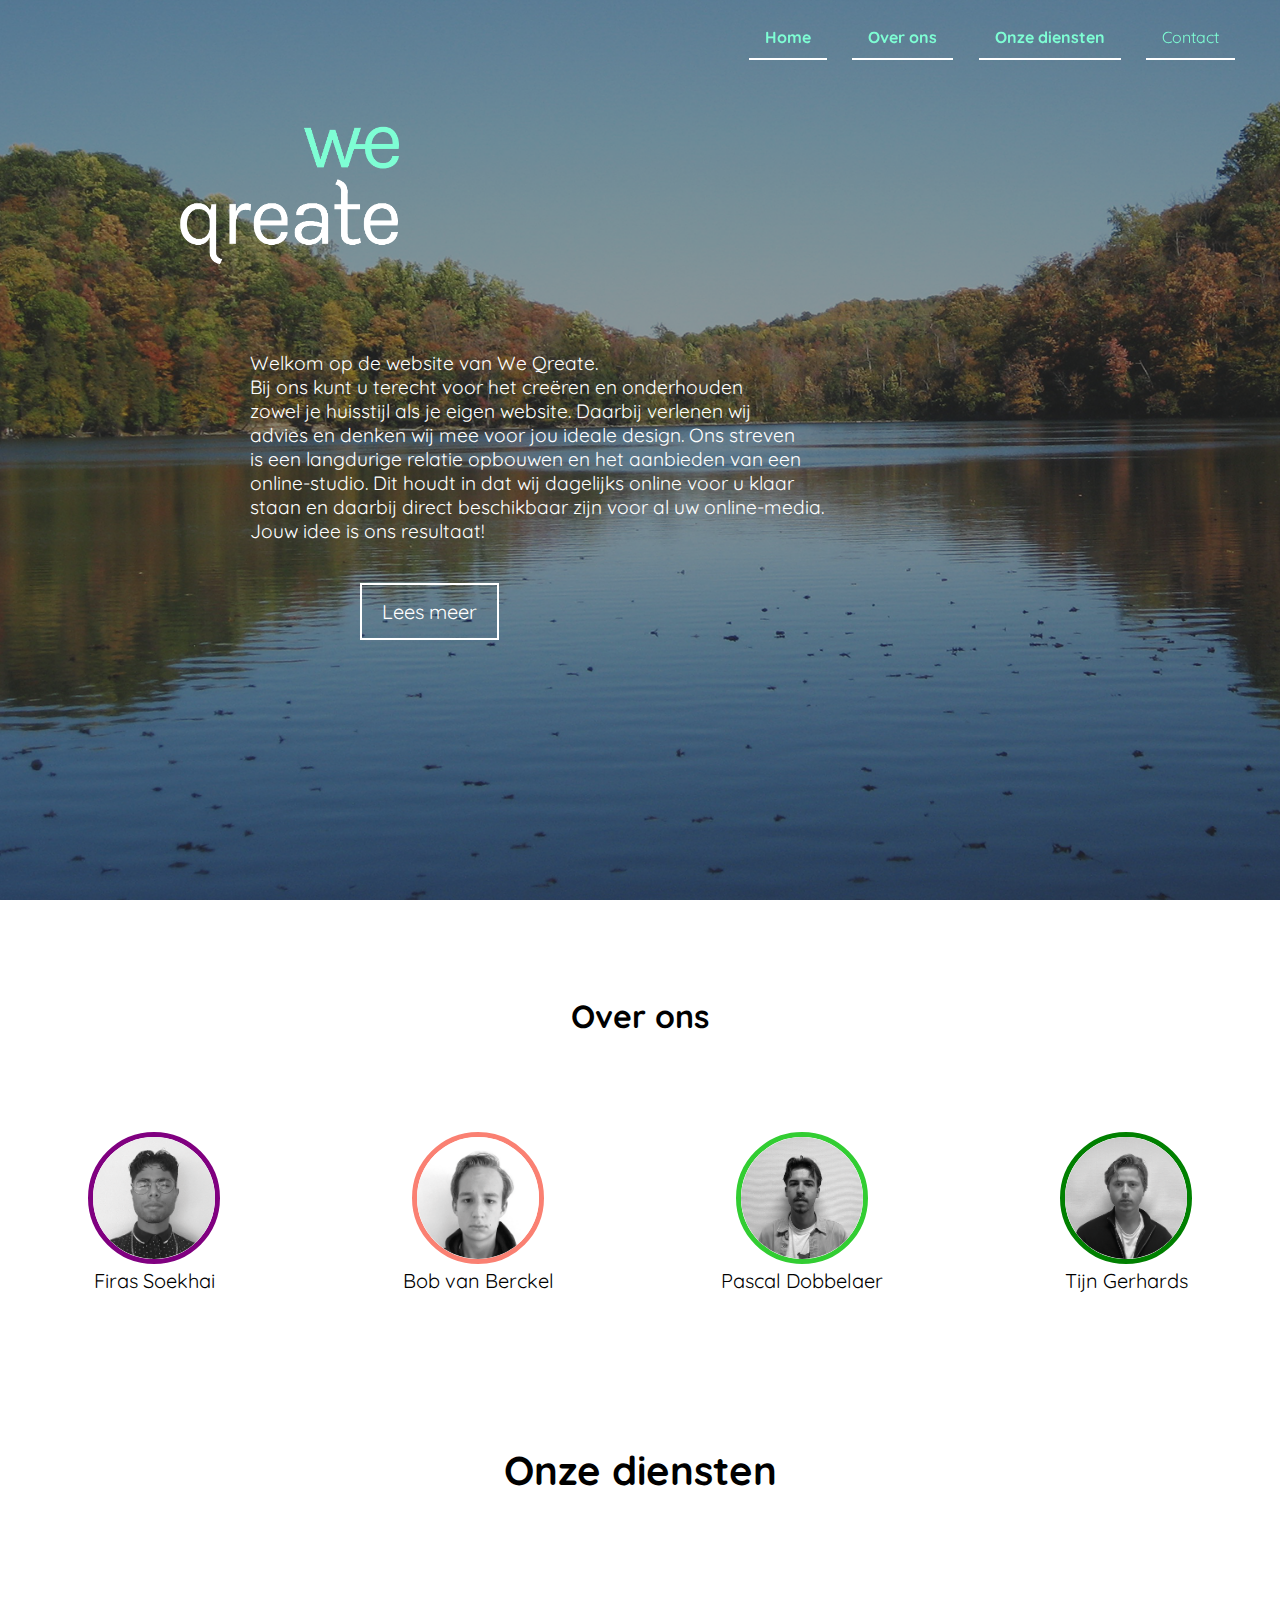
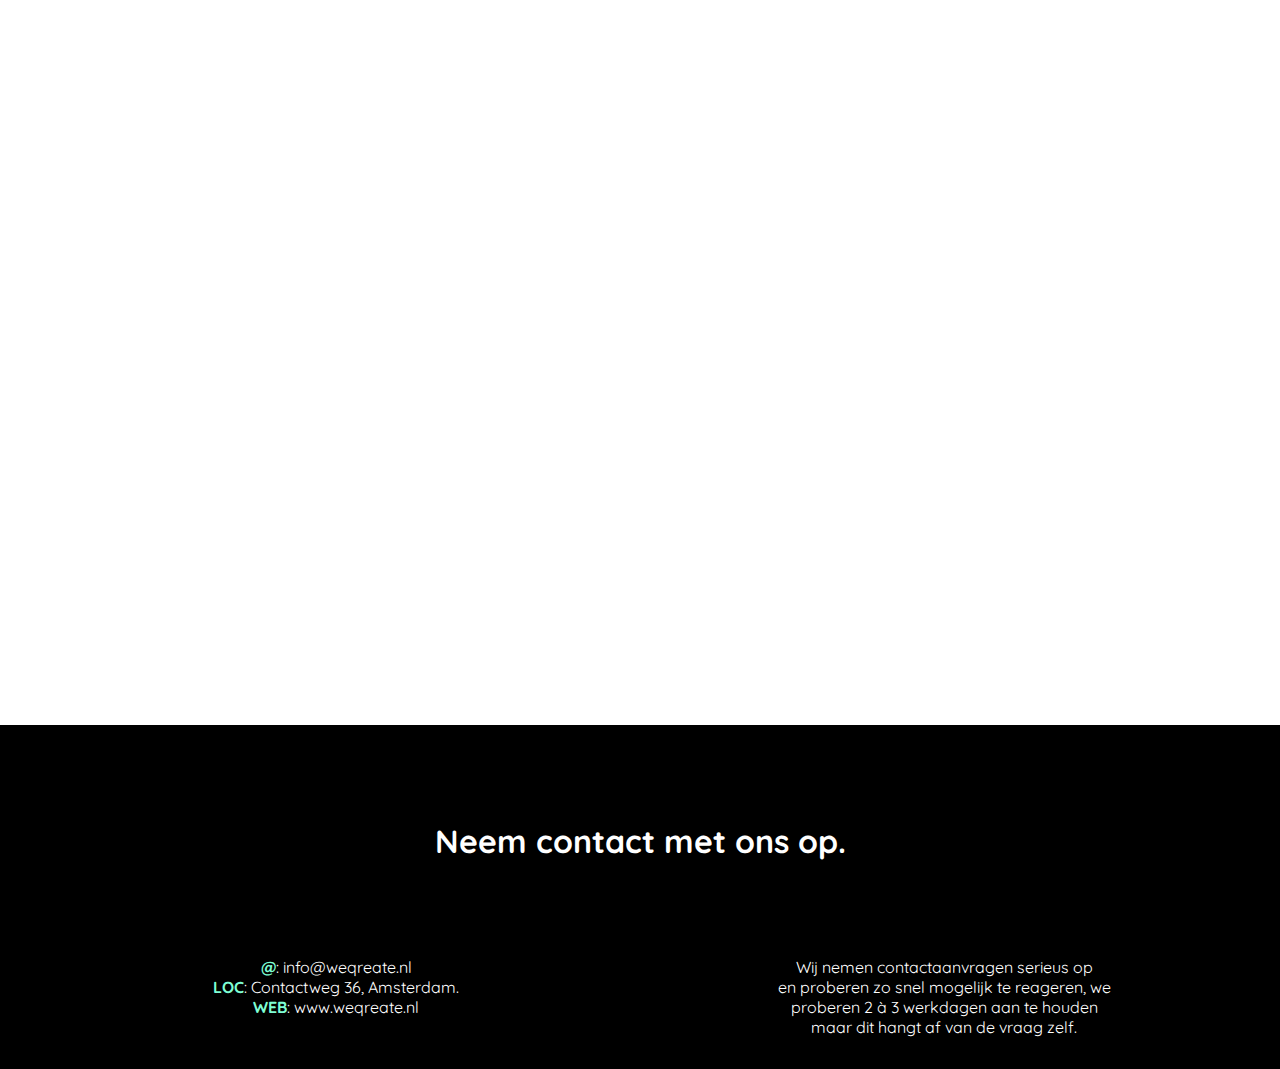
<file: bemopdracht/index.html>
<!DOCTYPE html>
<html lang="nl">
<head>
    <meta charset="UTF-8">
    <meta name="author" content="Firas Soekhai, Bob van Berckel">
    <meta name="description" content="WeQreate is een student opgerichtte bedrijf, gericht op Graphic Design en Website ontwikkeling. Wij offeren kleine, maar toch goeie websites die u doen verbazen.">
    <meta name="keywords" content="Webdeveloper">
    <meta name="viewport" content="width=device-width, initial-scale=1.0">
    <meta name="format-detection" content="telephone=yes">
    <link rel="stylesheet" href="./assets/styles/style.css">
    <link rel="shortcut icon" type="image/png" href="./assets/images/We_Qreate_Logo1.png">
    <link href="https://fonts.googleapis.com/css2?family=Quicksand&display=swap" rel="stylesheet">
    <title>WeQreate</title>
</head>
<body>
    <div class="landingpage">
        <nav>
            <!-- logo here <img> (float left) -->
            <div class="navlinks">
                <a href="#Top"><strong> Home</a></strong>
                <a href="#AboutUs"><strong> Over ons</a></strong>
                <a href="#Diensten"><strong> Onze diensten</a></strong>
                <a href="#Contact">Contact</a>
            </div>
        </nav>
        <div class="weqreate">
            <img src="./assets/images/We_Qreate_Logo.png" alt="Logo WeQreate">
        </div>
        <div class="hometext">
            <p>Welkom op de website van We Qreate.<br> Bij ons kunt u terecht voor het creëren
            en onderhouden <br> zowel je huisstijl als je eigen website. Daarbij verlenen wij <br>
            advies en denken wij mee voor jou ideale design. Ons streven <br> is een langdurige
            relatie opbouwen en het aanbieden van een <br> online-studio. Dit houdt in dat wij
            dagelijks online voor u klaar <br> staan en daarbij direct beschikbaar zijn voor al uw
            online-media. <br> Jouw idee is ons resultaat!</p>
        </div>
        <a href="#AboutUs"><button class="lees__meer">Lees meer</button></a>
   </div>

   <div id="AboutUs" class="over__ons">
        <h2>Over ons</h2>
        <!-- Grid: 1fr 1fr 1fr 1fr -->
        <div class="container">
            <!-- Firas Soekhai -->
            <div class="container__persoons-Profiel">
                <div class="container__profile-Picture">
                    <a href="firas.html"><img src="./assets/images/firas.png" alt="Profile Picture Firas Soekhai" class="container__profile-img profile-picture--firas"></a>
                </div>
                <p class="container__persoons-naam">Firas Soekhai</p>
            </div>
            <!-- Bob van Berckel -->
            <div class="container__persoons-Profiel">
                <div class="container__profile-Picture">
                    <a href="bob.html"><img src="./assets/images/bob.png" alt="Profile Picture Bob van Berckel" class="container__profile-img profile-picture--bob"></a>
                </div>
                <p class="container__persoons-naam">Bob van Berckel</p>
            </div>
            <!-- Pascal Dobbelaer -->
            <div class="container__persoons-Profiel">
                <div class="container__profile-Picture">
                    <a href="pascal.html"><img src="./assets/images/pascal.png" alt="Profile Picture Pascal Dobbelaer" class="container__profile-img profile-picture--pascal"></a>
                </div>
                <p class="container__persoons-naam">Pascal Dobbelaer</p>
            </div>
            <!-- Tijn Gerhards -->
            <div class="container__persoons-Profiel">
                <div class="container__profile-Picture">
                    <a href="tijn.html"><img src="./assets/images/tijn.png" alt="Profile Picture Tijn Gerhards" class="container__profile-img profile-picture--tijn"></a>
                </div>
                <p class="container__persoons-naam">Tijn Gerhards</p>
            </div>
        </div>
    </div>
    <br>
    <div id="Diensten" class="diensten">
        <h2>Onze diensten</h2>
        <br>
        <iframe src="https://www.youtube.com/embed/9Z9N1RSRT7w" frameborder="0" height="700" width="1250"></iframe>
    </div>

   <div id="Contact" class="contact">
        <h2>Neem contact met ons op.</h2>
        <div class="contact__Info">
            <div class="partOne"><strong>@</strong>: info@weqreate.nl<br />
            <strong>LOC</strong>: Contactweg 36, Amsterdam.<br />
            <strong>WEB</strong>: www.weqreate.nl
        </div>
            <div>
                <p>Wij nemen contactaanvragen serieus op <br />en proberen zo snel mogelijk te reageren, we <br />proberen 2 à 3 werkdagen aan te houden <br />maar dit hangt af van de vraag zelf.</p>
            </div>
        </div>
   </div>
   </body>
   </html>
</file>
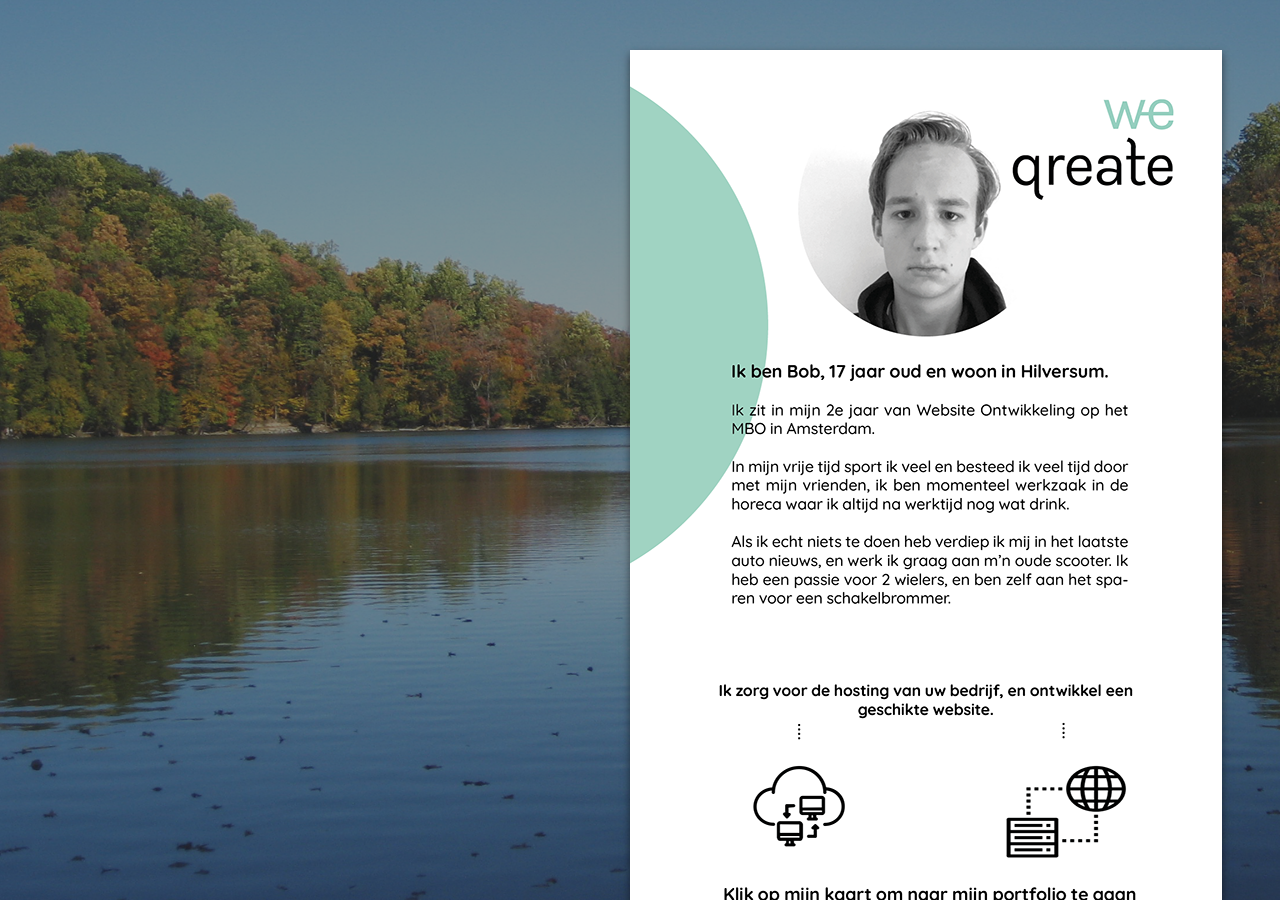
<file: bemopdracht/bob.html>
<!DOCTYPE html>
<html lang="en">
<head>
    <meta charset="UTF-8">
    <meta name="author" content="Firas Soekhai, Bob van Berckel">
    <meta name="description" content="WeQreate is een student opgerichtte bedrijf, gericht op Graphic Design en Website ontwikkeling. Wij offeren kleine, maar toch goeie websites die u doen verbazen.">
    <meta name="keywords" content="Webdeveloper">
    <meta name="viewport" content="width=device-width, initial-scale=1.0">
    <meta name="format-detection" content="telephone=yes">
    <link rel="stylesheet" href="./assets/styles/style.css">
    <link rel="shortcut icon" type="image/png" href="./assets/images/We_Qreate_Logo1.png">
    <link href="https://fonts.googleapis.com/css2?family=Quicksand&display=swap" rel="stylesheet">
    <title>WeQreate</title>
</head>
<body>
    <div class="achtergrond">
        <a href="http://bobvanberckel.com/"><img src="./assets/images/bob_webtekst.png" alt="" class="Webtekst"></a>
    </div>
</body>
</html>
</file>
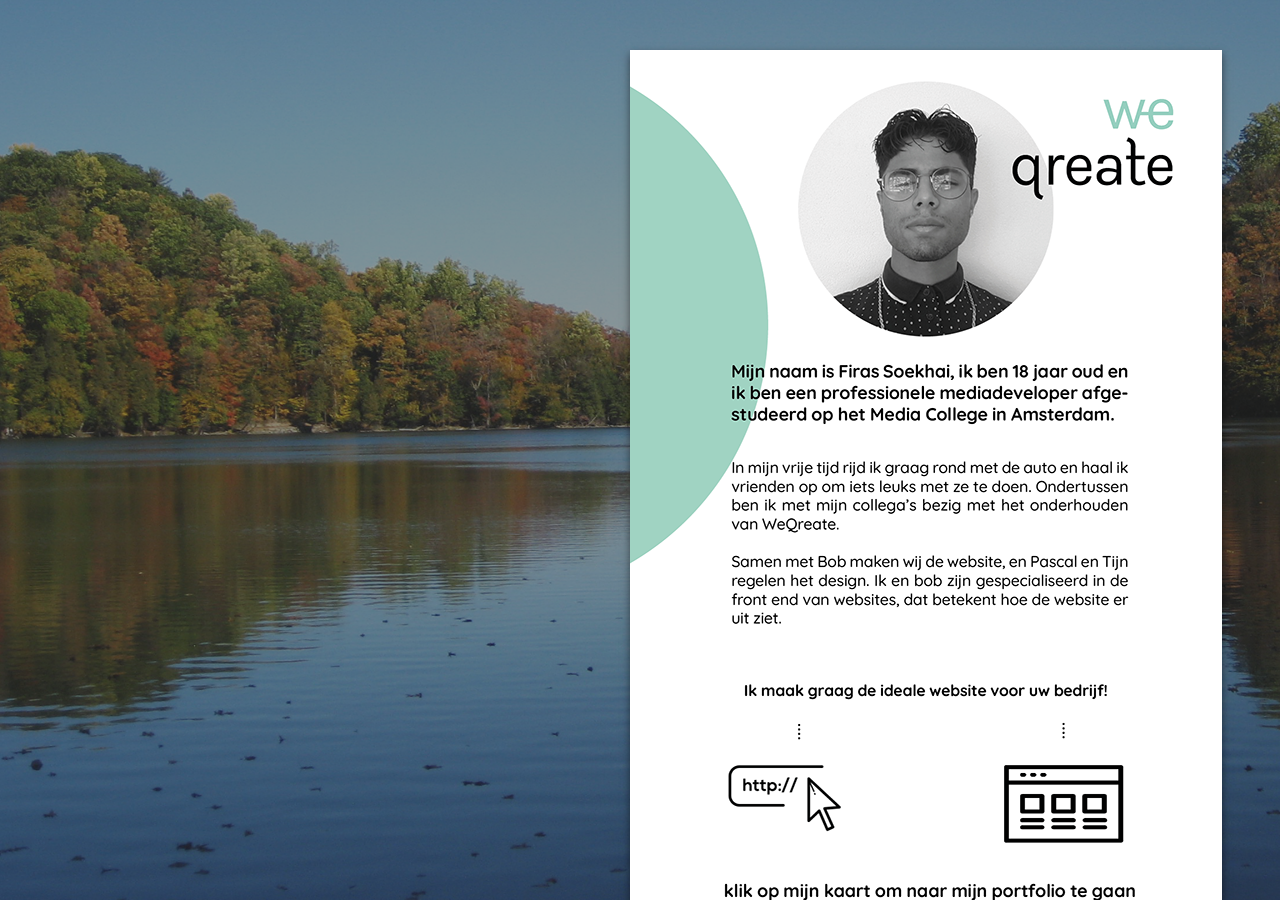
<file: bemopdracht/firas.html>
<!DOCTYPE html>
<html lang="en">
<head>
    <meta charset="UTF-8">
    <meta name="author" content="Firas Soekhai, Bob van Berckel">
    <meta name="description" content="WeQreate is een student opgerichtte bedrijf, gericht op Graphic Design en Website ontwikkeling. Wij offeren kleine, maar toch goeie websites die u doen verbazen.">
    <meta name="keywords" content="Webdeveloper">
    <meta name="viewport" content="width=device-width, initial-scale=1.0">
    <meta name="format-detection" content="telephone=yes">
    <link rel="stylesheet" href="./assets/styles/style.css">
    <link rel="shortcut icon" type="image/png" href="./assets/images/We_Qreate_Logo1.png">
    <link href="https://fonts.googleapis.com/css2?family=Quicksand&display=swap" rel="stylesheet">
    <title>WeQreate</title>
</head>
<body>
    <div class="achtergrond">
        <a href="http://29003.hosts2.ma-cloud.nl/portfolio/index.html"><img src="./assets/images/Firas_webtekst.png" alt="" class="Webtekst"></a>
    </div>
    
</body>
</html>
</file>
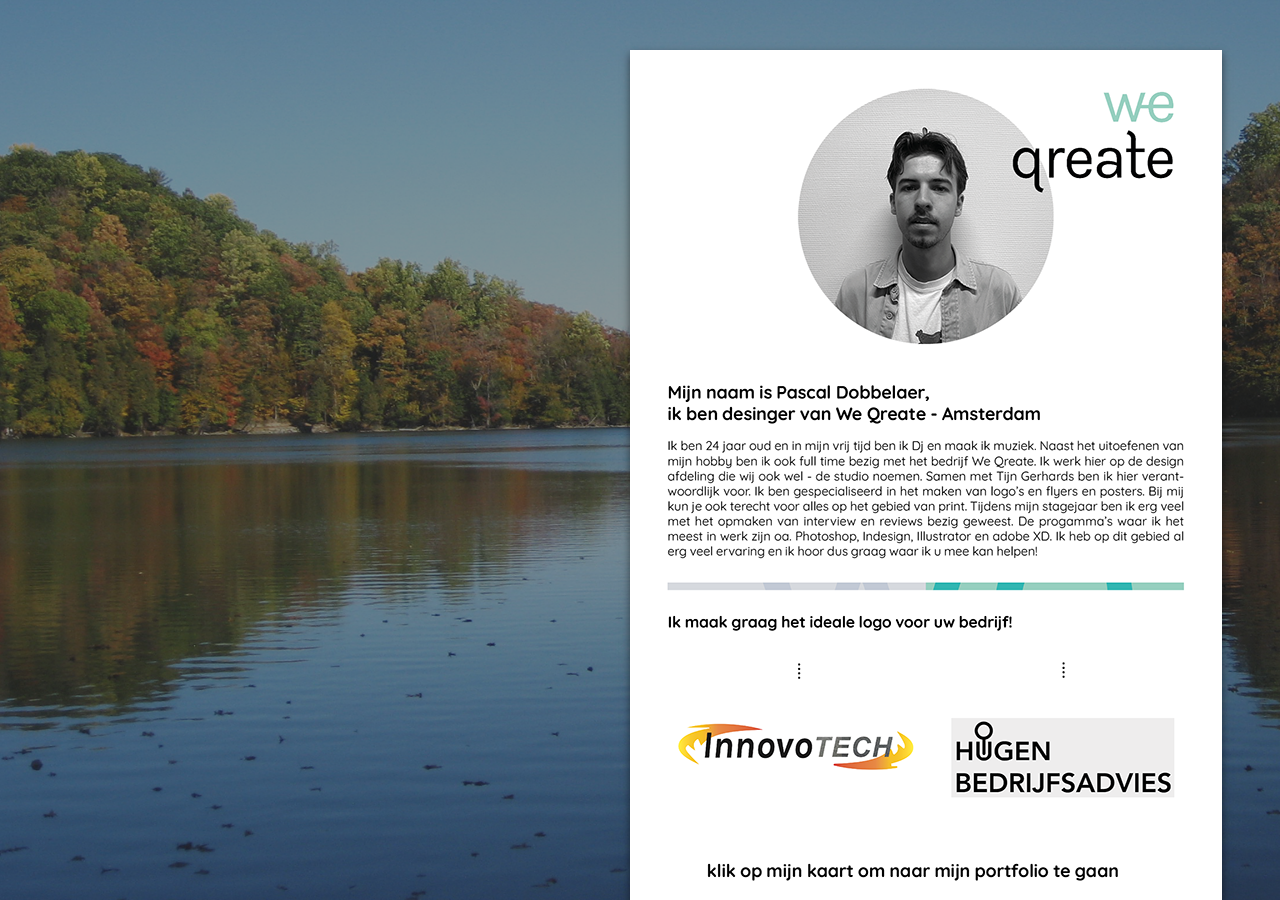
<file: bemopdracht/pascal.html>
<!DOCTYPE html>
<html lang="en">
<head>
    <meta charset="UTF-8">
    <meta name="author" content="Firas Soekhai, Bob van Berckel">
    <meta name="description" content="WeQreate is een student opgerichtte bedrijf, gericht op Graphic Design en Website ontwikkeling. Wij offeren kleine, maar toch goeie websites die u doen verbazen.">
    <meta name="keywords" content="Webdeveloper">
    <meta name="viewport" content="width=device-width, initial-scale=1.0">
    <meta name="format-detection" content="telephone=yes">
    <link rel="stylesheet" href="./assets/styles/style.css">
    <link rel="shortcut icon" type="image/png" href="./assets/images/We_Qreate_Logo1.png">
    <link href="https://fonts.googleapis.com/css2?family=Quicksand&display=swap" rel="stylesheet">
    <title>WeQreate</title>
</head>
<body>
<div class="achtergrond">
    <a href="https://pascaldobbelaer.myportfolio.com/"><img src="./assets/images/Pascal_webtekst1.png" alt="" class="Webtekst"></a>
</div>
</body>
</html>
</file>
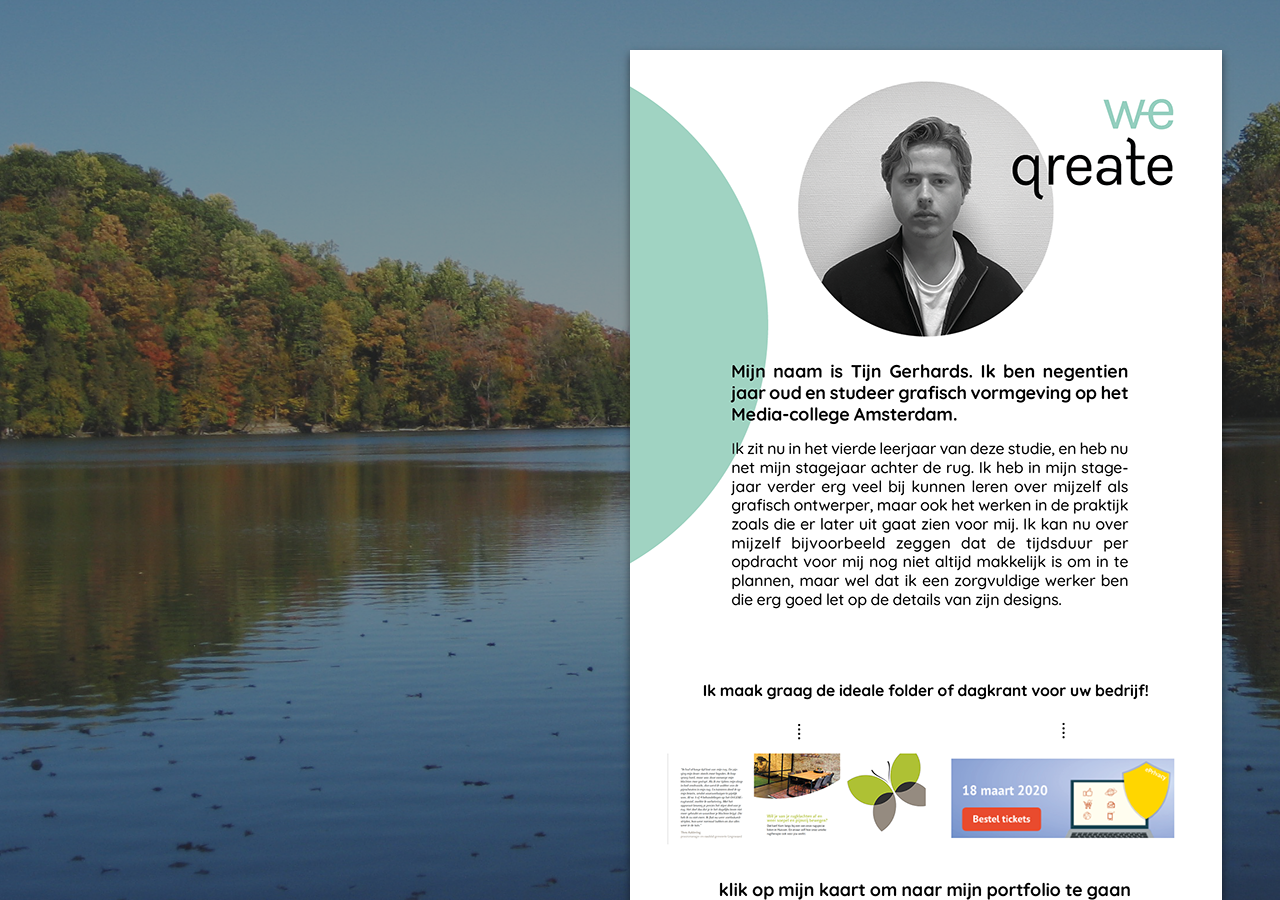
<file: bemopdracht/tijn.html>
<!DOCTYPE html>
<html lang="en">
<head>
    <meta charset="UTF-8">
    <meta name="author" content="Firas Soekhai, Bob van Berckel">
    <meta name="description" content="WeQreate is een student opgerichtte bedrijf, gericht op Graphic Design en Website ontwikkeling. Wij offeren kleine, maar toch goeie websites die u doen verbazen.">
    <meta name="keywords" content="Webdeveloper">
    <meta name="viewport" content="width=device-width, initial-scale=1.0">
    <meta name="format-detection" content="telephone=yes">
    <link rel="stylesheet" href="./assets/styles/style.css">
    <link rel="shortcut icon" type="image/png" href="./assets/images/We_Qreate_Logo1.png">
    <link href="https://fonts.googleapis.com/css2?family=Quicksand&display=swap" rel="stylesheet">
    <title>WeQreate</title>
</head>
<body>
    <div class="achtergrond">
        <a href="http://25070.hosts1.ma-cloud.nl/Tijn12/"><img src="./assets/images/Tijn_webtekst.png" alt="" class="Webtekst"></a>
    </div>
</body>
</html>
</file>
<file: bemopdracht/assets/styles/style.css>
* {
    margin: 0;
    padding: 0;
    font-family: 'Quicksand', sans-serif;
    outline: none;
    overflow-x: hidden;
}

html {
    scroll-behavior: smooth;
}

/* width */
::-webkit-scrollbar {
  width: 10px;
  background: darkgrey;
  opacity: 0;
}
 
::-webkit-scrollbar-track {
    background: transparent;
}

/* Handle */
::-webkit-scrollbar-thumb {
  background-color: white; 
  border-radius: 10px;
  height: 20px;
}

/* Handle on hover */
::-webkit-scrollbar-thumb:hover {
  background: grey; 
}

.landingpage {
    height: 100vh;
    width: 100vw;
    background-image: url("../images/Lake.png");
    background-size: cover;
    
}

.navlinks {
    padding: 1em 2em;
    float: right;
    position: fixed;
    right: 0;
}

.landingpage nav {
    position: sticky;
    top: 0;
}

.landingpage nav a {
    transition: color 1s, background-color 1s, border 1s;
    color: #7efed4;
    padding: 0.7em 1em;
    text-decoration: none;
    border-width: 2px;
    border-style: none none solid none;
    border-color: white;
}

.landingpage nav a:hover {
    border: none;
    transition: color 1s, background-color 1s, border 1s;
    background-color: white;
    padding: 0.7em 1em;
    color: black;
}

.lees__meer {
    background-color: transparent;
    border: 2px solid white;
    color: white;
    padding: 0.7em 1em;
    font-size: 20px;
    margin-top: 2em;
    margin-left: 18em;
    position: sticky;
}

.navlinks {
    display: flex;
    justify-content: space-around;
    width: 40%;
    z-index: 89;
}

.title {
    font-size: 100px;
    font-weight: 1000;
    color: #7efed4;
    padding-top: 200px;
}
.title2 {
    font-size: 100px;
    font-weight: 1200;
    color: white;
}

.landingpage .weqreate {
    margin-left: 11em;
    color: white;
}

.landingpage .weqreate img {
    padding-top: 100px;
    height: 25%;
    width: 25%;
}

.over__ons {
    display: block;
    text-align: center;
    padding-top: 2em;
}

.contact {
    text-align: center;
    padding-top: 2em;
}

.over__ons h2, .contact h2, .diensten h2 {
    font-size: 2em;
    padding: 2em;
}

.over__ons .container {
    display: grid;
    grid-template-columns: 1fr 1fr 1fr 1fr;
    grid-gap: 1em;
}

.hometext {
    color: white;
    margin-left: 13em;
    font-size: larger;
}

.over__ons .container .container__persoons-Profiel {
    display: inline-block;
    margin: 2em;
    border-radius: 7px;
}

.over__ons .container .container__persoons-Profiel .container__persoons-naam, .diensten {
    text-align: center;
    font-size: 20px;
}

.over__ons .container .container__persoons-Profiel .container__profile-picture {
    text-align: center;
    padding: 1em;
} 
.container__profile-img {
    width: 50%;
    height: 50%;
    border: 5px solid grey;
    border-radius: 100%;
}


.contact {
    background-color: black;
    color: white;
}

.contact .contact__Info {
    padding: 2em;
    display: grid;
    grid-template-columns: 1fr 1fr;
}

strong {
    color: #7efed4;
}
.diensten {
    padding: 1em;
}
.Webtekst {
    box-shadow: 0 4px 8px 0 rgba(0,0,0,0.5);
    transition: 0.5s;
    margin-left: 630px;
    margin-top: 50px;
}

.Webtekst:hover{
    box-shadow: 0 22px 25px 0 rgba(0,0,0,0.5);
}
.achtergrond{
    width: 100vw;
    height: 100vh;
    background-image: url("../images/Lake.png");
    background-size: cover;
}
.profile-picture--firas {
    border-color: purple;
}
.profile-picture--bob {
    border-color: salmon;
}
.profile-picture--pascal {
    border-color: limegreen ;
}
.profile-picture--tijn {
    border-color: green;
}
</file>
